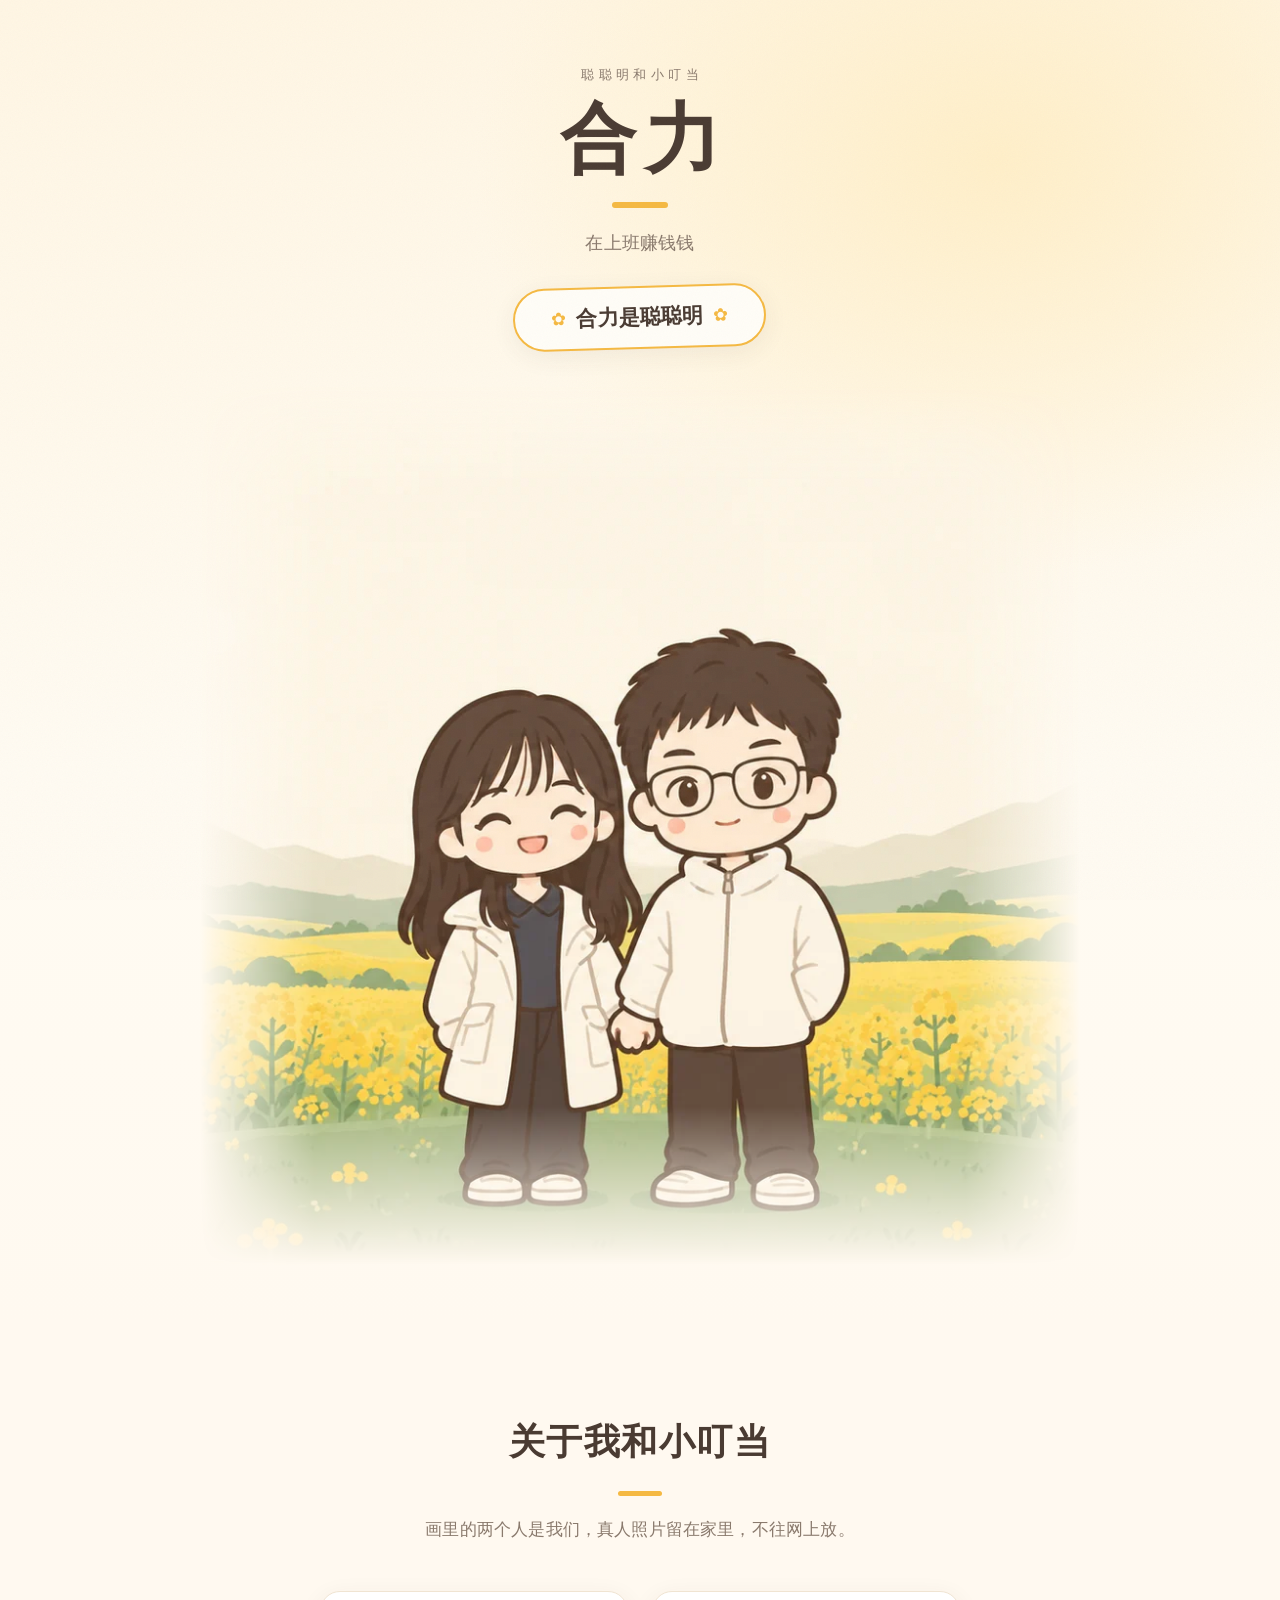
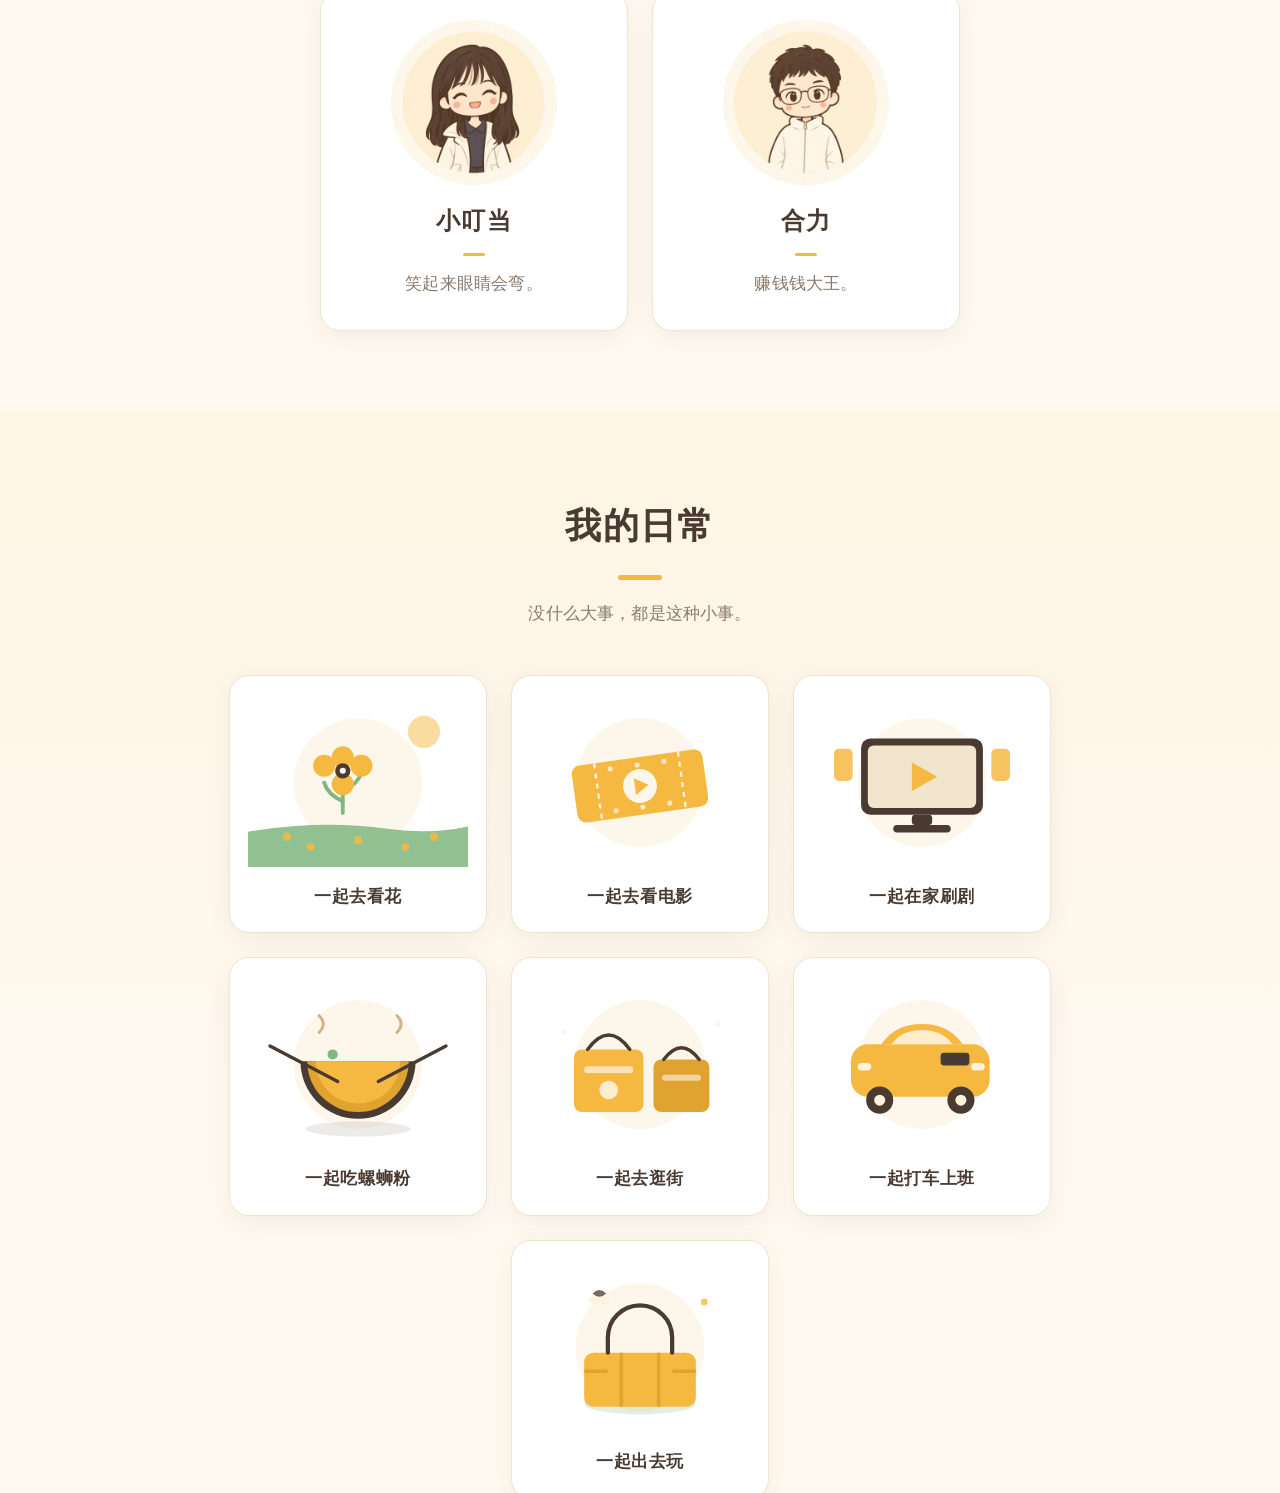
<file: index.html>
<!DOCTYPE html>
<html lang="zh-CN">
<head>
<meta charset="UTF-8">
<meta name="viewport" content="width=device-width, initial-scale=1">
<title>聪聪明和小叮当</title>
<meta name="description" content="合力的生活小站——温馨、有生活感、有漫画感。小叮当，欢迎回家。">
<meta name="theme-color" content="#FFF9F0">
<link rel="canonical" href="https://henrylu-gz.github.io/ccm-xdd/">

<!-- 站点图标：小尺寸用自绘 SVG（16px 下最清楚），大尺寸和 iOS 用插画头像 -->
<link rel="icon" href="favicon.ico" sizes="32x32">
<link rel="icon" type="image/svg+xml" href="favicon.svg">
<link rel="apple-touch-icon" href="apple-touch-icon.png">

<!-- 分享卡片：网址发到微信 / X 时显示的那张预览图 -->
<meta property="og:type" content="website">
<meta property="og:site_name" content="聪聪明和小叮当">
<meta property="og:title" content="聪聪明和小叮当">
<meta property="og:description" content="合力的生活小站。小叮当，欢迎回家。">
<meta property="og:image" content="https://henrylu-gz.github.io/ccm-xdd/og-image.jpg">
<meta property="og:image:width" content="1200">
<meta property="og:image:height" content="630">
<meta property="og:locale" content="zh_CN">
<meta name="twitter:card" content="summary_large_image">
<meta name="twitter:title" content="聪聪明和小叮当">
<meta name="twitter:description" content="合力的生活小站。小叮当，欢迎回家。">
<meta name="twitter:image" content="https://henrylu-gz.github.io/ccm-xdd/og-image.jpg">

<link rel="stylesheet" href="styles.css">
</head>
<body>

  <main>

    <!-- ============ 1 首屏 ============ -->
    <section class="hero" id="top">
      <div class="hero__sky" aria-hidden="true"></div>
      <div class="wrap hero__inner">

        <p class="hero__eyebrow">聪聪明和小叮当</p>
        <h1 class="hero__name">合力</h1>
        <p class="hero__sub">在上班赚钱钱</p>

        <p class="nameplate">合力是聪聪明</p>

        <!-- 首屏插画：合力和小叮当手牵手站在油菜花田里
             桌面用 16:9 横图，手机自动换成 4:5 竖图（手机上人物才够大） -->
        <div class="hero__art">
          <picture>
            <source media="(max-width:640px)" srcset="hero-couple-mobile.webp"
                    width="900" height="900">
            <img class="hero__img" src="hero-couple.webp" width="1600" height="900"
                 alt="手绘插画：合力和小叮当手牵手，站在一片盛开的油菜花田里，头顶有太阳和云朵">
          </picture>
        </div>


      </div>
    </section>

    <!-- ============ 2 关于我和小叮当 ============ -->
    <section class="section" id="about">
      <div class="wrap">
        <h2 class="section__title">关于我和小叮当</h2>
        <p class="section__lead">画里的两个人是我们，真人照片留在家里，不往网上放。</p>

        <div class="cards">

          <article class="card">
            <div class="card__art">
              <img class="portrait" src="portrait-girl.webp" width="800" height="800"
                   alt="手绘头像：小叮当，黑色及肩长发、齐刘海，笑起来眼睛弯成月牙">
            </div>
            <h3 class="card__name">小叮当</h3>
            <p class="card__desc">笑起来眼睛会弯。</p>
          </article>

          <article class="card">
            <div class="card__art">
              <img class="portrait" src="portrait-boy.webp" width="800" height="800"
                   alt="手绘头像：合力，黑色短发、戴细边圆框眼镜，微微笑">
            </div>
            <h3 class="card__name">合力</h3>
            <p class="card__desc">赚钱钱大王。</p>
          </article>

        </div>
      </div>
    </section>

    <!-- ============ 3 我的日常 ============ -->
    <section class="section section--alt" id="daily">
      <div class="wrap">
        <h2 class="section__title">我的日常</h2>
        <p class="section__lead">没什么大事，都是这种小事。</p>

        <div class="daily">



          <article class="daily__item">
            <div class="daily__art">
              <svg class="art" viewBox="0 0 260 200" role="img" aria-label="一起去看花">
<circle cx="130" cy="100" r="76" fill="#FDF6EA"/>
                <circle cx="208" cy="40" r="19" fill="#F5B942" opacity=".5"/>
                <path d="M0 158 Q86 144 160 154 Q216 162 260 152 L260 200 L0 200 Z" fill="#7FB77E" opacity=".85"/>
                <path d="M112 136 q0 -40 0 -58" stroke="#7FB77E" stroke-width="4.5" fill="none" stroke-linecap="round"/>
                <path d="M112 122 q-18 -8 -22 -22" stroke="#7FB77E" stroke-width="4.5" fill="none" stroke-linecap="round"/>
                <path d="M112 110 q18 -8 22 -22" stroke="#7FB77E" stroke-width="4.5" fill="none" stroke-linecap="round"/>
                <g fill="#F5B942">
                  <circle cx="112" cy="70" r="13"/><circle cx="134" cy="80" r="13"/>
                  <circle cx="112" cy="102" r="13"/><circle cx="90" cy="80" r="13"/>
                </g>
                <circle cx="112" cy="86" r="9" fill="#4A3B32"/>
                <circle cx="112" cy="86" r="3.6" fill="#FDF6EA"/>
                <g fill="#F5B942" opacity=".85">
                  <circle cx="46" cy="164" r="5"/><circle cx="74" cy="176" r="4.5"/>
                  <circle cx="130" cy="168" r="5"/><circle cx="186" cy="176" r="4.5"/>
                  <circle cx="220" cy="164" r="5"/>
                </g>
              </svg>
            </div>
            <p class="daily__cap">一起去看花</p>
          </article>

          <article class="daily__item">
            <div class="daily__art">
              <svg class="art" viewBox="0 0 260 200" role="img" aria-label="一起去看电影">
<circle cx="130" cy="100" r="76" fill="#FDF6EA"/>
                <g transform="rotate(-8 130 104)">
                  <rect x="52" y="70" width="156" height="68" rx="10" fill="#F5B942"/>
                  <line x1="80" y1="70" x2="80" y2="138" stroke="#FDF6EA" stroke-width="2.6" stroke-dasharray="6 6"/>
                  <line x1="180" y1="70" x2="180" y2="138" stroke="#FDF6EA" stroke-width="2.6" stroke-dasharray="6 6"/>
                  <circle cx="130" cy="104" r="20" fill="#FDF6EA"/>
                  <path d="M124 94 l16 10 l-16 10 z" fill="#F5B942"/>
                  <g fill="#FDF6EA" opacity=".8">
                    <circle cx="130" cy="79" r="3"/><circle cx="130" cy="129" r="3"/>
                    <circle cx="98" cy="79" r="3"/><circle cx="98" cy="129" r="3"/>
                    <circle cx="162" cy="79" r="3"/><circle cx="162" cy="129" r="3"/>
                  </g>
                </g>
              </svg>
            </div>
            <p class="daily__cap">一起去看电影</p>
          </article>

          <article class="daily__item">
            <div class="daily__art">
              <svg class="art" viewBox="0 0 260 200" role="img" aria-label="一起在家刷剧">
<circle cx="130" cy="100" r="76" fill="#FDF6EA"/>
                <rect x="58" y="48" width="144" height="90" rx="11" fill="#4A3B32"/>
                <rect x="66" y="56" width="128" height="74" rx="7" fill="#FFF3DC" opacity=".92"/>
                <path d="M118 76 l30 17 l-30 17 z" fill="#F5B942"/>
                <rect x="118" y="138" width="24" height="12" rx="4" fill="#4A3B32"/>
                <rect x="96" y="150" width="68" height="9" rx="4.5" fill="#4A3B32"/>
                <g fill="#F5B942" opacity=".85">
                  <rect x="26" y="60" width="22" height="38" rx="6"/>
                  <rect x="212" y="60" width="22" height="38" rx="6"/>
                </g>
              </svg>
            </div>
            <p class="daily__cap">一起在家刷剧</p>
          </article>

          <article class="daily__item">
            <div class="daily__art">
              <svg class="art" viewBox="0 0 260 200" role="img" aria-label="一起吃螺蛳粉">
<circle cx="130" cy="100" r="76" fill="#FDF6EA"/>
                <path d="M62 96 h136 a68 68 0 0 1 -136 0 z" fill="#4A3B32"/>
                <path d="M70 96 h120 a60 60 0 0 1 -120 0 z" fill="#E0A32F"/>
                <path d="M80 96 a50 50 0 0 0 100 0 z" fill="#F5B942"/>
                <path d="M104 88 q9 -11 18 0 q9 -11 18 0" stroke="#FDF6EA" stroke-width="3.4" fill="none" stroke-linecap="round"/>
                <circle cx="100" cy="88" r="6" fill="#7FB77E"/>
                <circle cx="152" cy="86" r="5.5" fill="#FDF6EA"/>
                <path d="M84 62 q10 -10 0 -20 M176 62 q10 -10 0 -20" stroke="#C9A87C" stroke-width="3.4" fill="none" stroke-linecap="round" opacity=".85"/>
                <line x1="26" y1="78" x2="106" y2="120" stroke="#4A3B32" stroke-width="4" stroke-linecap="round"/>
                <line x1="234" y1="78" x2="154" y2="120" stroke="#4A3B32" stroke-width="4" stroke-linecap="round"/>
                <ellipse cx="130" cy="176" rx="62" ry="9" fill="#4A3B32" opacity=".1"/>
              </svg>
            </div>
            <p class="daily__cap">一起吃螺蛳粉</p>
          </article>

          <article class="daily__item">
            <div class="daily__art">
              <svg class="art" viewBox="0 0 260 200" role="img" aria-label="一起去逛街">
<circle cx="130" cy="100" r="76" fill="#FDF6EA"/>
                <rect x="52" y="82" width="82" height="74" rx="9" fill="#F5B942"/>
                <path d="M68 82 q25 -34 50 0" fill="none" stroke="#4A3B32" stroke-width="4" stroke-linecap="round"/>
                <rect x="64" y="102" width="58" height="8" rx="4" fill="#FDF6EA" opacity=".7"/>
                <circle cx="93" cy="130" r="11" fill="#FDF6EA" opacity=".85"/>
                <rect x="146" y="94" width="66" height="62" rx="9" fill="#E0A32F"/>
                <path d="M158 94 q21 -28 42 0" fill="none" stroke="#4A3B32" stroke-width="4" stroke-linecap="round"/>
                <rect x="156" y="112" width="46" height="7" rx="3.5" fill="#FDF6EA" opacity=".6"/>
                <g fill="#FDF6EA" opacity=".9">
                  <circle cx="222" cy="52" r="4"/><circle cx="40" cy="62" r="3.4"/>
                </g>
              </svg>
            </div>
            <p class="daily__cap">一起去逛街</p>
          </article>

          <article class="daily__item">
            <div class="daily__art">
              <svg class="art" viewBox="0 0 260 200" role="img" aria-label="一起打车上班">
<circle cx="130" cy="100" r="76" fill="#FDF6EA"/>
                <rect x="46" y="76" width="164" height="62" rx="20" fill="#F5B942"/>
                <path d="M82 76 q16 -24 48 -24 q32 0 48 24 z" fill="#F5B942"/>
                <path d="M94 76 q12 -17 36 -17 q24 0 36 17 z" fill="#FFF3DC" opacity=".9"/>
                <rect x="54" y="98" width="16" height="9" rx="4.5" fill="#FFF3DC"/>
                <rect x="188" y="98" width="16" height="9" rx="4.5" fill="#FFF3DC"/>
                <rect x="152" y="86" width="34" height="15" rx="4" fill="#4A3B32"/>
                <circle cx="80" cy="142" r="16" fill="#4A3B32"/>
                <circle cx="80" cy="142" r="6.5" fill="#FFF3DC"/>
                <circle cx="176" cy="142" r="16" fill="#4A3B32"/>
                <circle cx="176" cy="142" r="6.5" fill="#FFF3DC"/>
              </svg>
            </div>
            <p class="daily__cap">一起打车上班</p>
          </article>

          <article class="daily__item">
            <div class="daily__art">
              <svg class="art" viewBox="0 0 260 200" role="img" aria-label="一起出去玩">
<circle cx="130" cy="100" r="76" fill="#FDF6EA"/>
                <ellipse cx="130" cy="166" rx="66" ry="13" fill="#7FB77E" opacity=".22"/>
                <rect x="64" y="106" width="132" height="64" rx="11" fill="#F5B942"/>
                <path d="M108 106 v64 M152 106 v64" stroke="#E0A32F" stroke-width="4"/>
                <path d="M64 128 h28 M168 128 h28" stroke="#E0A32F" stroke-width="4"/>
                <path d="M92 106 v-18 a38 38 0 0 1 76 0 v18" fill="none" stroke="#4A3B32" stroke-width="5" stroke-linecap="round"/>
                <path d="M68 44 q14 -13 28 0 q-14 13 -28 0 z" fill="#FFF3DC"/>
                <path d="M74 36 q8 -8 16 0 q-8 8 -16 0 z" fill="#4A3B32" opacity=".75"/>
                <circle cx="206" cy="46" r="4" fill="#F5B942" opacity=".8"/>
              </svg>
            </div>
            <p class="daily__cap">一起出去玩</p>
          </article>

        </div>
      </div>
    </section>

    <!-- ============ 4 结尾 ============ -->
    <footer class="footer">
      <div class="wrap">
        <p class="footer__big">爱你</p>
        <div class="tomoney">
          <a class="tomoney__link" href="coin.html">💰 去存钱罐看看</a>
        </div>
      </div>
    </footer>

  </main>

  <script>document.documentElement.classList.add('js');</script>
  <script src="main.js"></script>
</body>
</html>
</file>
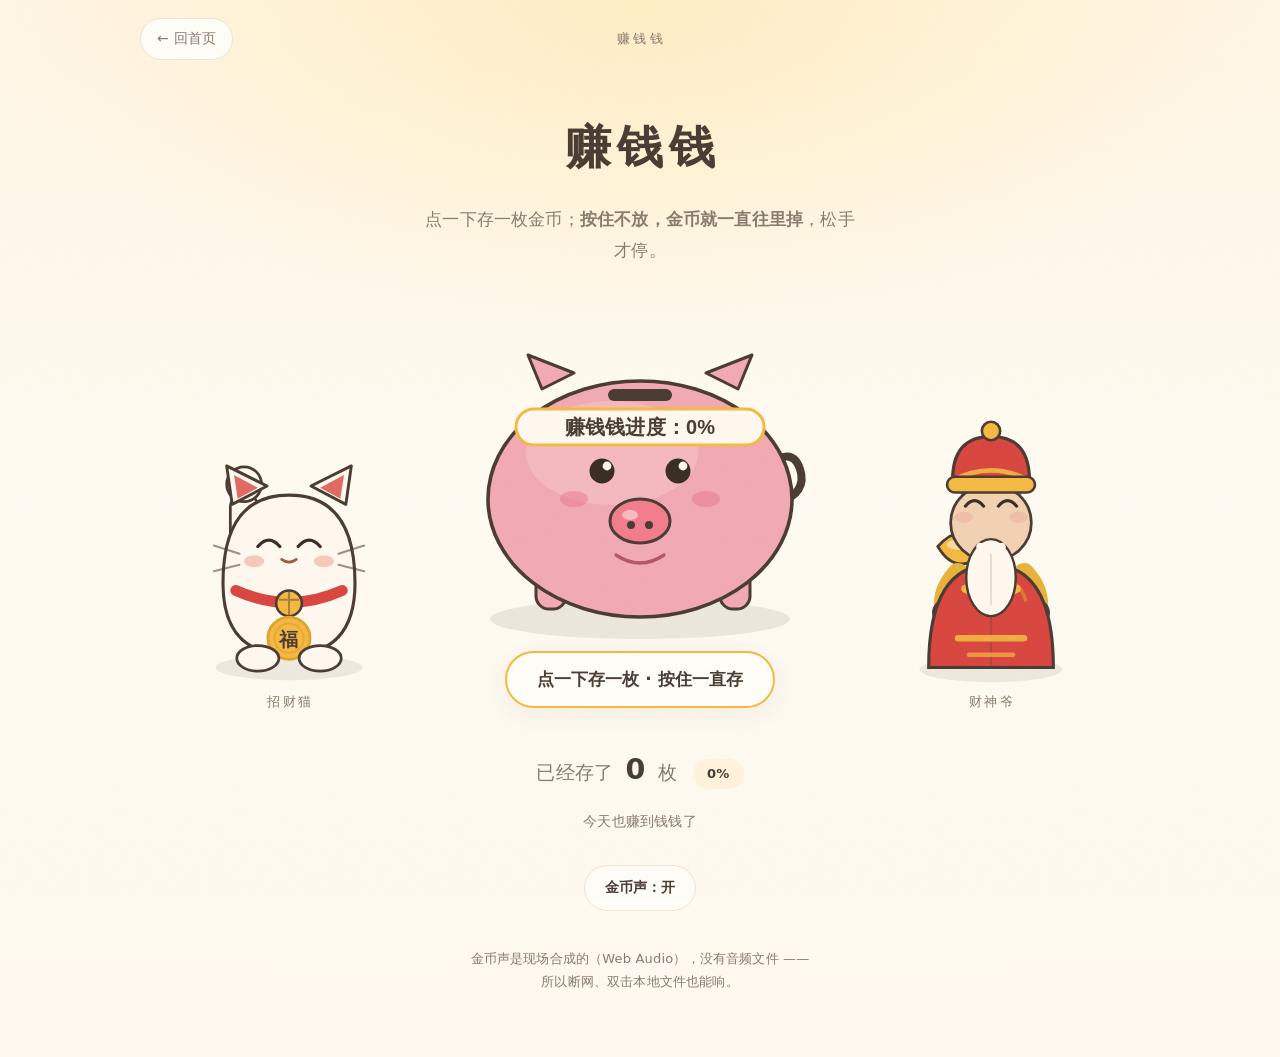
<file: coin.html>
<!DOCTYPE html>
<html lang="zh-CN">
<head>
<meta charset="UTF-8">
<meta name="viewport" content="width=device-width, initial-scale=1">
<title>赚钱钱 · 聪聪明和小叮当</title>
<meta name="description" content="点一下存钱罐，叮的一声就存进去一枚金币。左边招财猫，右边财神爷，一起帮合力攒钱钱。">
<meta name="theme-color" content="#FFF9F0">
<link rel="canonical" href="https://henrylu-gz.github.io/ccm-xdd/coin.html">
<meta name="robots" content="noindex">

<link rel="icon" href="favicon.ico" sizes="32x32">
<link rel="icon" type="image/svg+xml" href="favicon.svg">
<link rel="apple-touch-icon" href="apple-touch-icon.png">

<link rel="stylesheet" href="styles.css">
</head>
<body class="coinpage">

  <main class="coin">

    <!-- 顶部返回：对称的另一半在页脚 -->
    <nav class="pagenav">
      <a class="pagenav__back" href="index.html">← 回首页</a>
      <span class="pagenav__label">赚钱钱</span>
      <span class="pagenav__ghost" aria-hidden="true">← 回首页</span>
    </nav>

    <h1 class="coin__title">赚钱钱</h1>
    <p class="coin__lead">点一下存一枚金币；<strong>按住不放，金币就一直往里掉</strong>，松手才停。</p>

    <!-- 存钱罐舞台：左右两位护法 + 中间存钱罐 -->
    <div class="stage">

      <!-- 左护法：招财猫 -->
      <div class="stage__side stage__side--left" aria-hidden="true">
        <svg class="art art--cat" viewBox="0 0 240 300" role="img" aria-label="手绘招财猫">
          <ellipse cx="120" cy="282" rx="80" ry="14" fill="#4A3B32" opacity=".09"/>
          <!-- 高高举起的小手 -->
          <rect x="56" y="92" width="30" height="80" rx="15" fill="#FFF9F0" stroke="#4A3B32" stroke-width="3"/>
          <circle cx="71" cy="82" r="19" fill="#FFF9F0" stroke="#4A3B32" stroke-width="3"/>
          <path d="M63 78 q8 6 16 0" stroke="#4A3B32" stroke-width="2.4" fill="none" stroke-linecap="round"/>
          <path d="M63 88 q8 6 16 0" stroke="#4A3B32" stroke-width="2.4" fill="none" stroke-linecap="round" opacity=".5"/>
          <!-- 耳朵 -->
          <path d="M58 104 L52 62 L96 84 Z" fill="#FFF9F0" stroke="#4A3B32" stroke-width="3.2" stroke-linejoin="round"/>
          <path d="M182 104 L188 62 L144 84 Z" fill="#FFF9F0" stroke="#4A3B32" stroke-width="3.2" stroke-linejoin="round"/>
          <path d="M64 98 L60 72 L86 86 Z" fill="#D9463E" opacity=".8"/>
          <path d="M176 98 L180 72 L154 86 Z" fill="#D9463E" opacity=".8"/>
          <!-- 身体 + 头 -->
          <path d="M48 190 q0 -96 72 -96 q72 0 72 96 q0 78 -72 78 q-72 0 -72 -78 z"
                fill="#FFF9F0" stroke="#4A3B32" stroke-width="3.4"/>
          <!-- 闭眼笑 -->
          <path d="M86 150 q12 -14 24 0" stroke="#3A2C22" stroke-width="3.6" fill="none" stroke-linecap="round"/>
          <path d="M130 150 q12 -14 24 0" stroke="#3A2C22" stroke-width="3.6" fill="none" stroke-linecap="round"/>
          <path d="M112 164 q8 6 16 0" stroke="#9C5A48" stroke-width="3" fill="none" stroke-linecap="round"/>
          <ellipse cx="82" cy="166" rx="11" ry="6.5" fill="#F0A99A" opacity=".6"/>
          <ellipse cx="158" cy="166" rx="11" ry="6.5" fill="#F0A99A" opacity=".6"/>
          <g stroke="#4A3B32" stroke-width="2.2" stroke-linecap="round" opacity=".55">
            <path d="M66 158 l-28 -9"/><path d="M66 170 l-28 7"/>
            <path d="M174 158 l28 -9"/><path d="M174 170 l28 7"/>
          </g>
          <!-- 项圈 + 铃铛 -->
          <path d="M62 198 q58 26 116 0" fill="none" stroke="#D9463E" stroke-width="12" stroke-linecap="round"/>
          <circle cx="120" cy="212" r="14" fill="#F5B942" stroke="#4A3B32" stroke-width="2.8"/>
          <path d="M109 208 h22 M120 199 v26" stroke="#4A3B32" stroke-width="2.2" opacity=".45"/>
          <!-- 肚子上的金币 -->
          <circle cx="120" cy="250" r="23" fill="#F5B942" stroke="#E0A32F" stroke-width="3"/>
          <circle cx="120" cy="250" r="16" fill="none" stroke="#E0A32F" stroke-width="2" opacity=".7"/>
          <text x="120" y="259" text-anchor="middle" font-size="21" font-weight="700" fill="#4A3B32"
                font-family="'PingFang SC','Microsoft YaHei',sans-serif">福</text>
          <!-- 前爪 -->
          <ellipse cx="86" cy="272" rx="23" ry="14" fill="#FFF9F0" stroke="#4A3B32" stroke-width="3"/>
          <ellipse cx="154" cy="272" rx="23" ry="14" fill="#FFF9F0" stroke="#4A3B32" stroke-width="3"/>
        </svg>
        <p class="stage__name">招财猫</p>
      </div>

      <!-- 中间：存钱罐（整个罐子都能点，不只是下面的按钮） -->
      <div class="bank" id="bank">
      <div class="bank__art" id="bankArt" role="button" tabindex="-1"
           title="点一下存一枚；按住不放一直存">
          <!-- 金币从这里落下来 -->
          <div class="bank__origin" id="coinOrigin" aria-hidden="true"></div>

          <svg class="art art--piggy" viewBox="0 0 420 340" role="img"
               aria-label="手绘粉色存钱罐，罐身写着赚钱钱进度，金币从投币口落进去">
            <ellipse cx="210" cy="316" rx="150" ry="20" fill="#4A3B32" opacity=".1"/>

            <!-- 四条腿 -->
            <rect x="106" y="258" width="30" height="48" rx="13" fill="#F2A9B4" stroke="#4A3B32" stroke-width="3"/>
            <rect x="168" y="266" width="30" height="42" rx="13" fill="#F2A9B4" stroke="#4A3B32" stroke-width="3"/>
            <rect x="232" y="266" width="30" height="42" rx="13" fill="#F2A9B4" stroke="#4A3B32" stroke-width="3"/>
            <rect x="290" y="258" width="30" height="48" rx="13" fill="#F2A9B4" stroke="#4A3B32" stroke-width="3"/>

            <!-- 尾巴 -->
            <path d="M348 200 q30 -10 22 -34 q-6 -18 -22 -10" fill="none" stroke="#4A3B32"
                  stroke-width="8" stroke-linecap="round"/>

            <!-- 耳朵（收短，给标签让出空间） -->
            <path d="M112 86 l-14 -34 l46 18 z" fill="#F2A9B4" stroke="#4A3B32" stroke-width="3" stroke-linejoin="round"/>
            <path d="M308 86 l14 -34 l-46 18 z" fill="#F2A9B4" stroke="#4A3B32" stroke-width="3" stroke-linejoin="round"/>

            <!-- 身体 -->
            <ellipse cx="210" cy="196" rx="152" ry="118" fill="#F2A9B4" stroke="#4A3B32" stroke-width="3.6"/>
            <ellipse cx="182" cy="150" rx="86" ry="52" fill="#FFF9F0" opacity=".2"/>

            <!-- 投币口 -->
            <rect x="178" y="86" width="64" height="12" rx="6" fill="#4A3B32"/>

            <!-- 进度标签：紧贴投币口下方，字号收小，完全落在五官上方 -->
            <g>
              <rect x="86" y="106" width="248" height="36" rx="18" fill="#FFF9F0" stroke="#F5B942" stroke-width="3"/>
              <text x="210" y="131" text-anchor="middle" font-size="20" font-weight="700" fill="#4A3B32"
                    font-family="'PingFang SC','Microsoft YaHei',sans-serif">赚钱钱进度：<tspan id="pctText">0%</tspan></text>
            </g>

            <!-- 眼睛 -->
            <g class="piggy__eyes">
              <circle cx="172" cy="168" r="12.5" fill="#3A2C22"/>
              <circle cx="248" cy="168" r="12.5" fill="#3A2C22"/>
              <circle cx="177" cy="163" r="4.4" fill="#FFF9F0"/>
              <circle cx="253" cy="163" r="4.4" fill="#FFF9F0"/>
            </g>
            <ellipse cx="144" cy="196" rx="14" ry="8" fill="#E8788A" opacity=".5"/>
            <ellipse cx="276" cy="196" rx="14" ry="8" fill="#E8788A" opacity=".5"/>

            <!-- 鼻子 -->
            <ellipse cx="210" cy="218" rx="30" ry="22" fill="#F27C8D" stroke="#4A3B32" stroke-width="3"/>
            <ellipse cx="200" cy="212" rx="8" ry="5" fill="#FFF9F0" opacity=".5"/>
            <circle cx="201" cy="222" r="4" fill="#4A3B32"/>
            <circle cx="219" cy="222" r="4" fill="#4A3B32"/>

            <!-- 微微笑 -->
            <path d="M186 252 q24 16 48 0" stroke="#B5566A" stroke-width="3.4" fill="none" stroke-linecap="round"/>
          </svg>
        </div>

        <button class="bank__hit" id="bankBtn" type="button"
                aria-label="点一下存一枚金币；按住不放可以一直存，松手停止">
          <span class="bank__hint">点一下存一枚 · 按住一直存</span>
        </button>
      </div>

      <!-- 右护法：财神爷 -->
      <div class="stage__side stage__side--right" aria-hidden="true">
        <svg class="art art--god" viewBox="0 0 240 300" role="img" aria-label="手绘财神爷">
          <ellipse cx="120" cy="284" rx="78" ry="14" fill="#4A3B32" opacity=".09"/>

          <!-- 金元宝（捧在右手） -->
          <g>
            <path d="M62 150 q26 -30 52 0 q-11 19 -26 19 q-15 0 -26 -19 z" fill="#F5B942" stroke="#4A3B32" stroke-width="3"/>
            <ellipse cx="88" cy="148" rx="16" ry="6" fill="#FFF9F0" opacity=".55"/>
          </g>

          <!-- 双臂 -->
          <path d="M84 180 q-16 18 -14 36" fill="none" stroke="#E8B23A" stroke-width="24" stroke-linecap="round"/>
          <path d="M156 180 q16 18 14 36" fill="none" stroke="#E8B23A" stroke-width="24" stroke-linecap="round"/>
          <circle cx="70" cy="222" r="13" fill="#F2D2B2" stroke="#4A3B32" stroke-width="2.6"/>
          <circle cx="170" cy="222" r="13" fill="#F2D2B2" stroke="#4A3B32" stroke-width="2.6"/>

          <!-- 官袍 -->
          <path d="M52 282 q0 -112 68 -112 q68 0 68 112 z" fill="#D9463E" stroke="#4A3B32" stroke-width="3.4"/>
          <path d="M120 176 v106" stroke="#4A3B32" stroke-width="2.4" opacity=".22"/>
          <path d="M132 184 q22 6 26 26" fill="none" stroke="#E0A32F" stroke-width="4" opacity=".55"/>
          <path d="M92 196 q28 16 56 0" fill="none" stroke="#F5B942" stroke-width="9" stroke-linecap="round"/>
          <circle cx="120" cy="210" r="10" fill="#F5B942" stroke="#4A3B32" stroke-width="2.4"/>
          <path d="M84 250 h72" stroke="#F5B942" stroke-width="7" stroke-linecap="round" opacity=".9"/>
          <path d="M96 268 h48" stroke="#F5B942" stroke-width="5" stroke-linecap="round" opacity=".7"/>

          <!-- 脖子与脸 -->
          <rect x="108" y="150" width="24" height="24" rx="9" fill="#F2D2B2" stroke="#4A3B32" stroke-width="2.6"/>
          <ellipse cx="120" cy="124" rx="44" ry="42" fill="#F2D2B2" stroke="#4A3B32" stroke-width="3"/>

          <!-- 白胡子：椭圆挂在脸下方，宽而圆，像财神的长须 -->
          <ellipse cx="120" cy="184" rx="27" ry="42" fill="#FFF9F0" stroke="#4A3B32" stroke-width="2.6"/>
          <path d="M108 150 q12 7 24 0" fill="none" stroke="#FFF9F0" stroke-width="8" stroke-linecap="round"/>
          <path d="M120 158 v56" stroke="#4A3B32" stroke-width="1.6" opacity=".18"/>

          <!-- 笑成弯月的眉眼 -->
          <path d="M92 106 q10 -12 20 0" stroke="#3A2C22" stroke-width="3.4" fill="none" stroke-linecap="round"/>
          <path d="M128 106 q10 -12 20 0" stroke="#3A2C22" stroke-width="3.4" fill="none" stroke-linecap="round"/>
          <path d="M88 92 q13 -8 26 -3" stroke="#4A3B32" stroke-width="3" fill="none" stroke-linecap="round" opacity=".65"/>
          <path d="M126 89 q13 -5 26 3" stroke="#4A3B32" stroke-width="3" fill="none" stroke-linecap="round" opacity=".65"/>
          <ellipse cx="90" cy="118" rx="10" ry="6" fill="#F0A99A" opacity=".5"/>
          <ellipse cx="150" cy="118" rx="10" ry="6" fill="#F0A99A" opacity=".5"/>

          <!-- 财神帽：红帽身 + 金帽檐 + 金顶珠 -->
          <path d="M78 78 q0 -48 42 -48 q42 0 42 48 z" fill="#D9463E" stroke="#4A3B32" stroke-width="3.4" stroke-linejoin="round"/>
          <path d="M120 30 q-30 4 -38 48 h76 q-8 -44 -38 -48 z" fill="#D9463E" opacity=".55"/>
          <path d="M78 78 q42 -22 84 0" fill="none" stroke="#F5B942" stroke-width="5" stroke-linecap="round" opacity=".9"/>
          <rect x="72" y="74" width="96" height="17" rx="8.5" fill="#F5B942" stroke="#4A3B32" stroke-width="2.8"/>
          <circle cx="120" cy="24" r="10" fill="#F5B942" stroke="#4A3B32" stroke-width="2.8"/>
        </svg>
        <p class="stage__name">财神爷</p>
      </div>

    </div>

    <!-- 计数器 -->
    <p class="counter">
      已经存了 <strong id="countText">0</strong> 枚
      <span class="counter__pct" id="pctInline">0%</span>
    </p>
    <p class="counter__hint" id="soundHint">今天也赚到钱钱了</p>

    <!-- 声音开关（枚数只增不减，所以没有清零按钮） -->
    <div class="soundrow">
      <button class="soundbtn" id="soundBtn" type="button" aria-pressed="true">
        <span id="soundBtnText">金币声：开</span>
      </button>
    </div>

    <p class="coin__note">
      金币声是现场合成的（Web Audio），没有音频文件 —— 所以断网、双击本地文件也能响。
    </p>

  </main>

  <script src="coin.js"></script>
</body>
</html>
</file>
<file: styles.css>
/* =========================================================
   聪聪明和小叮当 · styles.css
   配色（DESIGN.md 第 7 节 · 4 色封顶）
   ========================================================= */
:root{
  --bg:      #FFF9F0;   /* 背景色 · 暖奶油白 */
  --primary: #F5B942;   /* 主色   · 暖黄（油菜花田） */
  --ink:     #4A3B32;   /* 文字色 · 暖棕 */
  --accent:  #7FB77E;   /* 点缀色 · 奶油绿 */

  /* 由 4 色派生的层级与柔和色 */
  --ink-soft: #8A7A6D;
  --cream:    #FFF3DC;
  --card:     #FFFFFF;
  --line:     #F0E4D2;

  --r-lg: 20px;
  --r-sm: 999px;
  --shadow: 0 6px 24px rgba(74,59,50,.07);
  --shadow-lg: 0 14px 40px rgba(74,59,50,.10);
}

*,*::before,*::after{ box-sizing:border-box; }

html{ scroll-behavior:smooth; -webkit-text-size-adjust:100%; }

body{
  margin:0;
  background-color:var(--bg);
  color:var(--ink);
  font-family:"PingFang SC","HarmonyOS Sans SC","Hiragino Sans GB",
              "Microsoft YaHei","Source Han Sans SC","Noto Sans SC",
              system-ui,-apple-system,"Segoe UI",sans-serif;
  font-size:clamp(16px,1.6vw,18px);
  line-height:1.85;
  letter-spacing:.01em;
  overflow-x:hidden;
}

/* 极淡纸纹，增加手作感 */
body::after{
  content:"";
  position:fixed; inset:0;
  pointer-events:none;
  z-index:9;
  opacity:.035;
  background-image:url("data:image/svg+xml,%3Csvg xmlns='http://www.w3.org/2000/svg' width='120' height='120'%3E%3Cfilter id='n'%3E%3CfeTurbulence type='fractalNoise' baseFrequency='.8' numOctaves='3'/%3E%3C/filter%3E%3Crect width='120' height='120' filter='url(%23n)'/%3E%3C/svg%3E");
}

img,svg{ display:block; max-width:100%; }

.wrap{ width:min(940px,100% - 48px); margin-inline:auto; }

/* =========================================================
   1 · 首屏
   ========================================================= */
.hero{
  position:relative;
  padding:clamp(44px,7vh,84px) 0 clamp(48px,7vh,80px);
  overflow:hidden;
  isolation:isolate;
}
.hero__sky{
  position:absolute; inset:0;
  background:
    radial-gradient(60% 46% at 78% 12%, #FFEFC9 0%, rgba(255,239,201,0) 68%),
    linear-gradient(180deg,#FFF6E4 0%, #FFFBF2 58%, var(--bg) 100%);
  z-index:-2;
}
.hero__inner{ text-align:center; position:relative; z-index:1; }

.hero__eyebrow{
  margin:0 0 8px;
  font-size:13px;
  letter-spacing:.34em;
  text-indent:.34em;
  color:var(--ink-soft);
}

.hero__name{
  margin:0;
  font-size:clamp(44px,9vw,76px);
  line-height:1.15;
  letter-spacing:.1em;
  text-indent:.1em;
  font-weight:800;
}
.hero__name::after{
  content:"";
  display:block;
  width:56px; height:6px;
  margin:20px auto 0;
  border-radius:var(--r-sm);
  background:var(--primary);
}

.hero__sub{
  margin:18px 0 0;
  font-size:clamp(16px,1.6vw,18px);
  color:var(--ink-soft);
}

/* 手写感小标牌：合力是聪聪明 */
.nameplate{
  display:inline-block;
  margin:26px 0 0;
  padding:10px 26px;
  font-size:clamp(17px,1.9vw,21px);
  font-weight:700;
  color:var(--ink);
  background:#FFFDF7;
  border:2px solid var(--primary);
  border-radius:var(--r-sm);
  box-shadow:var(--shadow);
  transform:rotate(-1.6deg);
}
.nameplate::before,
.nameplate::after{
  content:"✿";
  color:var(--primary);
  font-size:.85em;
  margin-inline:10px;
  vertical-align:.06em;
}

.hero__art{
  margin:clamp(26px,4vh,44px) auto 0;
  max-width:880px;
}
.hero__art picture{ display:block; }
/* 图片自带的背景色比页面略冷，用遮罩让四边柔和淡出，避免出现一个白框 */
.hero__img{
  width:100%;
  height:auto;
  display:block;
  -webkit-mask-image:
    linear-gradient(to right,  transparent 0, #000 13%, #000 87%, transparent 100%),
    linear-gradient(to bottom, transparent 0, #000 11%, #000 82%, transparent 100%);
  -webkit-mask-composite:source-in;
  mask-image:
    linear-gradient(to right,  transparent 0, #000 13%, #000 87%, transparent 100%),
    linear-gradient(to bottom, transparent 0, #000 11%, #000 82%, transparent 100%);
  mask-composite:intersect;
}

/* =========================================================
   通用板块
   ========================================================= */
.section{ padding:clamp(56px,9vh,104px) 0; }
.section--alt{
  background:linear-gradient(180deg, rgba(245,185,66,.07), rgba(245,185,66,0) 62%);
}

.section__title{
  margin:0;
  font-size:clamp(26px,3.4vw,36px);
  letter-spacing:.04em;
  font-weight:800;
  text-align:center;
}
.section__title::after{
  content:"";
  display:block;
  width:44px; height:5px;
  margin:16px auto 0;
  border-radius:var(--r-sm);
  background:var(--primary);
}
.section__lead{
  margin:18px auto 0;
  max-width:30em;
  text-align:center;
  color:var(--ink-soft);
  font-size:clamp(15px,1.5vw,17px);
}

/* =========================================================
   2 · 人物卡
   ========================================================= */
.cards{
  margin-top:clamp(32px,5vh,48px);
  display:grid;
  grid-template-columns:repeat(auto-fit,minmax(240px,1fr));
  gap:24px;
  max-width:640px;
  margin-inline:auto;
}

.card{
  padding:28px 24px 30px;
  background:var(--card);
  border:1px solid var(--line);
  border-radius:var(--r-lg);
  box-shadow:var(--shadow);
  text-align:center;
  transition:transform .32s cubic-bezier(.2,.7,.3,1), box-shadow .32s ease;
}
.card:hover{ transform:translateY(-4px); box-shadow:var(--shadow-lg); }

.card__art{
  width:min(190px,64%);
  margin:0 auto;
}
.portrait{
  width:100%;
  height:auto;
  border-radius:50%;
}

.card__name{
  margin:14px 0 0;
  font-size:clamp(20px,2.2vw,24px);
  letter-spacing:.06em;
  font-weight:800;
}
.card__name::after{
  content:"";
  display:block;
  width:22px; height:3px;
  margin:10px auto 0;
  border-radius:var(--r-sm);
  background:var(--primary);
}
.card__desc{
  margin:12px 0 0;
  color:var(--ink-soft);
  font-size:clamp(15px,1.5vw,17px);
}

/* =========================================================
   3 · 我的日常
   ========================================================= */
/* 7 张卡：用 flex 居中换行，避免最后一行只剩一张时孤零零偏左 */
.daily{
  margin-top:clamp(32px,5vh,48px);
  display:flex;
  flex-wrap:wrap;
  justify-content:center;
  gap:24px;
}

.daily__item{
  flex:0 1 258px;
  max-width:330px;
  min-width:200px;
  padding:22px 18px 20px;
  background:var(--card);
  border:1px solid var(--line);
  border-radius:var(--r-lg);
  box-shadow:var(--shadow);
  text-align:center;
  transition:transform .32s cubic-bezier(.2,.7,.3,1), box-shadow .32s ease;
}
.daily__item:hover{ transform:translateY(-4px); box-shadow:var(--shadow-lg); }

.daily__art{ width:min(230px,100%); margin:0 auto; }
.daily__art .art{ width:100%; height:auto; }

.daily__cap{
  margin:14px 0 0;
  font-size:clamp(15px,1.6vw,17px);
  font-weight:700;
  letter-spacing:.03em;
}

/* =========================================================
   4 · 结尾
   ========================================================= */
.footer{
  padding:clamp(52px,8vh,88px) 0 clamp(40px,6vh,64px);
  background:linear-gradient(180deg, rgba(127,183,126,0) 0%, rgba(127,183,126,.12) 100%);
  text-align:center;
}
.footer__line{
  margin:0;
  color:var(--ink-soft);
  font-size:clamp(15px,1.5vw,17px);
}
.footer__big{
  margin:10px 0 0;
  font-size:clamp(24px,3.4vw,34px);
  font-weight:800;
  letter-spacing:.05em;
}
.footer__note{
  margin:26px 0 0;
  font-size:13px;
  color:var(--ink-soft);
  letter-spacing:.14em;
}

/* =========================================================
   滚动浮现（js 类由 index.html 内联脚本添加；JS 没跑起来就完全不生效）
   ========================================================= */
.js .card,
.js .daily__item{
  opacity:0;
  transform:translateY(16px);
  transition:opacity .6s ease,
             transform .6s cubic-bezier(.2,.7,.3,1),
             box-shadow .32s ease;
}
.js .card.is-in,
.js .daily__item.is-in{
  opacity:1;
  transform:translateY(0);
}

/* =========================================================
   动效
   ========================================================= */
@keyframes drift{
  0%   { transform:translateX(0); }
  50%  { transform:translateX(26px); }
  100% { transform:translateX(0); }
}
@keyframes sway{
  0%,100% { transform:rotate(-1.6deg); }
  50%     { transform:rotate(1.6deg); }
}
@keyframes beat{
  0%,100% { transform:scale(1); }
  30%     { transform:scale(1.16); }
  60%     { transform:scale(.97); }
}
@keyframes bob{
  0%,100% { transform:translateY(0); }
  50%     { transform:translateY(-3px); }
}
@keyframes glow{
  0%,100% { opacity:.55; }
  50%     { opacity:.85; }
}

.cloud--a{ animation:drift 16s ease-in-out infinite; }
.cloud--b{ animation:drift 22s ease-in-out infinite reverse; }
.sun{ animation:glow 7s ease-in-out infinite; transform-origin:672px 82px; }
.flowers{ animation:sway 6.5s ease-in-out infinite; transform-origin:400px 420px; }
.chara{ animation:bob 5.4s ease-in-out infinite; }
.chara--boy{ animation-delay:-2.7s; }
.heart{
  animation:beat 2.6s ease-in-out infinite;
  transform-origin:413px 352px;
}

@media (prefers-reduced-motion:reduce){
  *{ animation:none !important; transition:none !important; }
  html{ scroll-behavior:auto; }
}

/* =========================================================
   404 页
   ========================================================= */
.notfound{ min-height:100vh; }
.nf{
  display:flex;
  align-items:center;
  min-height:100vh;
  padding:48px 0;
  background:linear-gradient(180deg,#FFF6E4 0%, #FFFBF2 55%, var(--bg) 100%);
}
.nf__inner{ text-align:center; }

.nf__art{ width:min(300px,74%); margin:0 auto; }
.nf__art .art{ width:100%; height:auto; }

.nf__code{
  margin:18px 0 0;
  font-size:13px;
  letter-spacing:.36em;
  text-indent:.36em;
  color:var(--primary);
  font-weight:700;
}
.nf__title{
  margin:10px 0 0;
  font-size:clamp(24px,3.4vw,34px);
  font-weight:800;
  letter-spacing:.04em;
}
.nf__text{
  margin:14px auto 0;
  max-width:26em;
  color:var(--ink-soft);
  font-size:clamp(15px,1.5vw,17px);
}

.btn-home{
  display:inline-block;
  margin-top:28px;
  padding:13px 34px;
  font-size:clamp(15px,1.6vw,17px);
  font-weight:700;
  color:var(--ink);
  background:#FFFDF7;
  border:2px solid var(--primary);
  border-radius:var(--r-sm);
  box-shadow:var(--shadow);
  text-decoration:none;
  transition:transform .28s cubic-bezier(.2,.7,.3,1), box-shadow .28s ease, background-color .28s ease;
}
.btn-home:hover,
.btn-home:focus-visible{
  transform:translateY(-2px);
  box-shadow:var(--shadow-lg);
  background:#FFF6DF;
}

.nf__note{
  margin:30px 0 0;
  font-size:13px;
  letter-spacing:.14em;
  color:var(--ink-soft);
}

/* =========================================================
   赚钱钱页（coin.html）
   ========================================================= */
.coinpage{
  min-height:100vh;
  background:
    radial-gradient(70% 44% at 50% 0%, #FFEEC4 0%, rgba(255,238,196,0) 70%),
    linear-gradient(180deg,#FFF6E4 0%, #FFFBF2 46%, var(--bg) 100%);
}

.coin{ padding:0 0 clamp(40px,7vh,72px); }

/* 顶栏：左返回、中标题、右占位（保持标题居中） */
.pagenav{
  width:min(1000px,100% - 40px);
  margin:0 auto;
  padding:18px 0;
  display:grid;
  grid-template-columns:1fr auto 1fr;
  align-items:center;
  gap:12px;
  font-size:14px;
}
.pagenav__back{
  justify-self:start;
  color:var(--ink-soft);
  text-decoration:none;
  padding:7px 16px;
  border:1.5px solid var(--line);
  border-radius:var(--r-sm);
  background:#FFFDF7;
  transition:color .25s ease, border-color .25s ease, transform .25s ease;
}
.pagenav__back:hover,
.pagenav__back:focus-visible{
  color:var(--ink);
  border-color:var(--primary);
  transform:translateX(-2px);
}
.pagenav__label{
  letter-spacing:.3em;
  text-indent:.3em;
  color:var(--ink-soft);
  font-size:13px;
}
.pagenav__ghost{
  justify-self:end;
  visibility:hidden;
  padding:7px 16px;
  border:1.5px solid transparent;
}

.coin__title{
  margin:clamp(14px,3vh,28px) 0 0;
  text-align:center;
  font-size:clamp(30px,4.4vw,46px);
  font-weight:800;
  letter-spacing:.12em;
  text-indent:.12em;
}
.coin__lead{
  margin:14px auto 0;
  max-width:26em;
  text-align:center;
  color:var(--ink-soft);
  font-size:clamp(15px,1.6vw,17px);
}

/* ---------- 舞台：招财猫 / 存钱罐 / 财神爷 ---------- */
.stage{
  margin-top:clamp(20px,4vh,40px);
  display:flex;
  align-items:flex-end;
  justify-content:center;
  gap:clamp(4px,2.4vw,34px);
  padding-inline:12px;
}
.stage__side{
  flex:0 1 220px;
  min-width:0;
  text-align:center;
}
.stage__side--left{ transform:translateY(6px); }
.stage__side--right{ transform:translateY(6px); }
.stage__name{
  margin:6px 0 0;
  font-size:13px;
  letter-spacing:.2em;
  text-indent:.2em;
  color:var(--ink-soft);
}
.art--cat,
.art--god,
.art--piggy{ width:100%; height:auto; }

/* ---------- 存钱罐（可点） ---------- */
.bank{
  flex:0 1 420px;
  position:relative;
  text-align:center;
  transition:transform .18s cubic-bezier(.2,.7,.3,1);
}
/* 整个猪猪都能点：加手型光标和轻微放大反馈 */
.bank__art{
  position:relative;
  cursor:pointer;
  transition:transform .2s cubic-bezier(.2,.7,.3,1);
}
/* 长按连发：禁掉手机上的长按菜单和选字，不然按住会弹「复制/保存图片」 */
.bank__art,
.bank__hit{
  -webkit-touch-callout:none;
  -webkit-user-select:none;
  user-select:none;
  touch-action:manipulation;
}
/* 按住不放：罐子一直保持轻微放大，表示正在连发 */
.bank.is-holding{ transform:scale(1.025); }
.bank__art:hover{ transform:scale(1.015); }
.bank__art:active{ transform:scale(.99); }
.bank__art svg{ pointer-events:auto; }
.bank__origin{
  position:absolute;
  left:50%;
  top:0;
  width:2px;
  height:2px;
  margin-left:-1px;
  pointer-events:none;
}
.bank__hit{
  display:block;
  margin:8px auto 0;
  padding:11px 30px;
  font:inherit;
  font-size:clamp(15px,1.6vw,17px);
  font-weight:700;
  color:var(--ink);
  background:#FFFDF7;
  border:2px solid var(--primary);
  border-radius:var(--r-sm);
  box-shadow:var(--shadow);
  cursor:pointer;
  -webkit-tap-highlight-color:transparent;
  transition:transform .18s cubic-bezier(.2,.7,.3,1), box-shadow .2s ease, background-color .2s ease;
}
.bank__hit:hover,
.bank__hit:focus-visible{
  background:#FFF6DF;
  box-shadow:var(--shadow-lg);
  transform:translateY(-2px);
}
.bank__hit:active{ transform:translateY(1px) scale(.98); }
.bank__hint{ pointer-events:none; }

/* 被点一下轻轻晃 */
@keyframes poke{
  0%   { transform:translateY(0) rotate(0deg); }
  35%  { transform:translateY(-4px) rotate(-.8deg); }
  70%  { transform:translateY(0) rotate(.5deg); }
  100% { transform:translateY(0) rotate(0deg); }
}
.bank.is-poked{ animation:poke .32s ease; }

/* 掉落的金币（JS 定位 + 变换） */
.coinfall{
  position:fixed;
  z-index:40;
  pointer-events:none;
  will-change:transform;
  filter:drop-shadow(0 2px 3px rgba(74,59,50,.22));
}
.coinfall svg{ width:100%; height:100%; display:block; }
.coinfall.is-landed{ transition:transform .3s ease, opacity .34s ease; }

/* ---------- 计数器 ---------- */
.counter{
  margin:clamp(22px,4vh,38px) 0 0;
  text-align:center;
  font-size:clamp(16px,1.8vw,19px);
  color:var(--ink-soft);
}
.counter strong{
  font-size:1.5em;
  color:var(--ink);
  font-weight:800;
  margin-inline:6px;
}
.counter__pct{
  display:inline-block;
  margin-left:10px;
  padding:3px 14px;
  font-size:13px;
  font-weight:700;
  color:var(--ink);
  background:#FFF3DC;
  border-radius:var(--r-sm);
  vertical-align:.12em;
}
.counter__hint{
  margin:12px 0 0;
  text-align:center;
  font-size:14px;
  color:var(--ink-soft);
  min-height:1.6em;
}

/* ---------- 声音开关 ---------- */
.soundrow{
  margin-top:clamp(20px,3.5vh,30px);
  display:flex;
  justify-content:center;
  flex-wrap:wrap;
  gap:12px;
}
.soundbtn{
  padding:9px 20px;
  font:inherit;
  font-size:14px;
  font-weight:700;
  color:var(--ink);
  background:#FFFDF7;
  border:1.5px solid var(--line);
  border-radius:var(--r-sm);
  cursor:pointer;
  transition:border-color .22s ease, background-color .22s ease, transform .18s ease;
}
.soundbtn:hover,
.soundbtn:focus-visible{ border-color:var(--primary); background:#FFF6DF; transform:translateY(-1px); }
.soundbtn[aria-pressed="false"]{ color:var(--ink-soft); background:#F6F1E8; }
.soundbtn--ghost{ background:transparent; }

.coin__note{
  margin:clamp(22px,4vh,36px) auto 0;
  max-width:30em;
  padding:0 20px;
  text-align:center;
  font-size:13px;
  line-height:1.8;
  color:var(--ink-soft);
}

/* 首页跳到赚钱钱页的入口 */
.tomoney{
  margin:clamp(26px,4.5vh,44px) 0 0;
  text-align:center;
}
.tomoney__link{
  display:inline-block;
  padding:12px 30px;
  font-size:clamp(15px,1.6vw,17px);
  font-weight:700;
  color:var(--ink);
  background:#FFFDF7;
  border:2px solid var(--primary);
  border-radius:var(--r-sm);
  box-shadow:var(--shadow);
  text-decoration:none;
  transition:transform .28s cubic-bezier(.2,.7,.3,1), box-shadow .28s ease, background-color .28s ease;
}
.tomoney__link:hover,
.tomoney__link:focus-visible{
  transform:translateY(-2px);
  box-shadow:var(--shadow-lg);
  background:#FFF6DF;
}

/* =========================================================
   手机适配
   ========================================================= */
@media (max-width:640px){
  .wrap{ width:min(940px,100% - 32px); }
  body{ line-height:1.8; }

  /* 手机上：首屏图放宽到接近满屏，并换成 4:5 竖图，人物才够大 */
  .hero{ padding-bottom:clamp(36px,5vh,56px); }
  .hero__art{ max-width:100%; margin-top:clamp(22px,3.5vh,32px); }
  .hero__img{
    -webkit-mask-image:
      linear-gradient(to right,  transparent 0, #000 7%, #000 93%, transparent 100%),
      linear-gradient(to bottom, transparent 0, #000 6%, #000 90%, transparent 100%);
    mask-image:
      linear-gradient(to right,  transparent 0, #000 7%, #000 93%, transparent 100%),
      linear-gradient(to bottom, transparent 0, #000 6%, #000 90%, transparent 100%);
  }

  .nameplate{ transform:rotate(-1.2deg); padding:8px 18px; }
  .nameplate::before,
  .nameplate::after{ margin-inline:6px; }

  .cards,
  .daily{ gap:16px; }
  .card{ padding:22px 18px 24px; }
  .daily__item{ padding:18px 14px 16px; }
}

/* 超小屏（如 320px）兜底 */
@media (max-width:360px){
  .hero__eyebrow{ letter-spacing:.22em; text-indent:.22em; }
  .nameplate{ font-size:16px; }
}

/* 赚钱钱页：手机上让存钱罐更大，两尊护法缩到两侧 */
@media (max-width:640px){
  .pagenav{ width:calc(100% - 28px); padding:14px 0; font-size:13px; }
  .pagenav__back{ padding:6px 12px; }
  .stage{
    gap:0;
    padding-inline:6px;
    align-items:flex-end;
  }
  .stage__side{ flex:0 1 78px; }
  .stage__side--left{ transform:translateY(4px) translateX(8px); }
  .stage__side--right{ transform:translateY(4px) translateX(-8px); }
  .stage__name{ font-size:11px; letter-spacing:.1em; text-indent:.1em; }
  .bank{ flex:1 1 auto; min-width:0; z-index:1; }
  .bank__hit{ padding:10px 22px; }
  .soundrow{ gap:10px; }
  .soundbtn{ padding:8px 16px; font-size:13px; }
}
</file>
